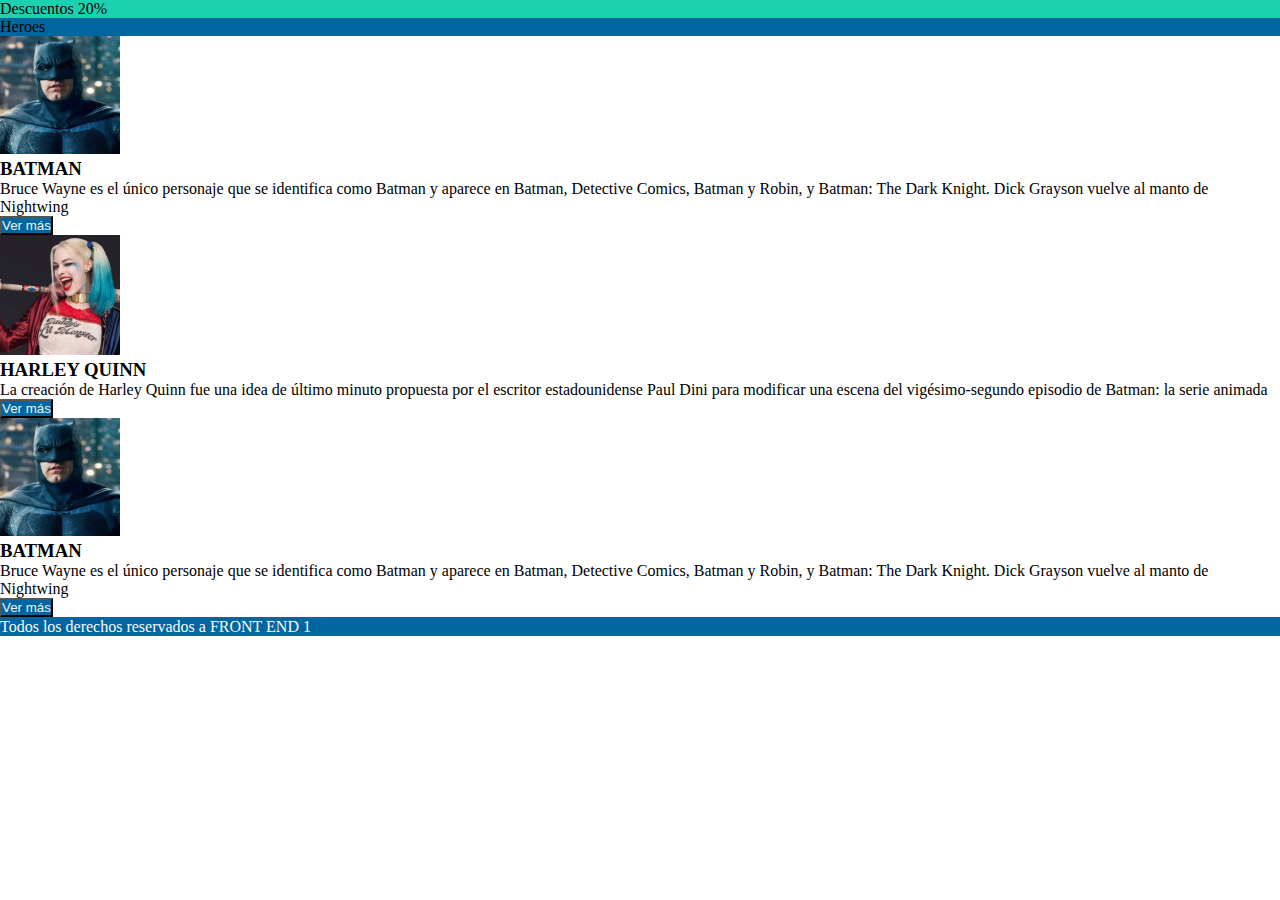
<file: clase-10/index.html>
<!DOCTYPE html>
<html lang="en">
<head>
    <meta charset="UTF-8">
    <title>Document</title>
    <link rel="stylesheet" href="css/styles.css">
</head>
<body>
    <header>
        <div class="descuento">
            <p>Descuentos 20%</p>
        </div>
        <div class="heroes">
            <p>Heroes</p>
        </div>
    </header>
    <main>
        <section>
            <article>
                <div class="carta-heroe">
                    <div class="foto-batman">
                        <img src="img/batman.png" alt="Batman">
                    </div>
                    <h3>BATMAN</h3>
                    <p>Bruce Wayne es el único personaje que se identifica como Batman y aparece en Batman, Detective Comics, Batman y Robin, y Batman: The Dark Knight. Dick Grayson vuelve al manto de Nightwing</p>
                    <button class="botones">Ver más</button>
                </div>
                <div class="">
                    <img src="img/harley-quinn.png" alt="Harley Quinn">
                    <h3>HARLEY QUINN</h3>
                    <p>La creación de Harley Quinn fue una idea de último minuto propuesta por el escritor estadounidense Paul Dini para modificar una escena del vigésimo-segundo episodio de Batman: la serie animada</p>
                    <button class="botones">Ver más</button>
                </div>
                <div class="">
                    <img src="img/batman.png" alt="Batman">
                    <h3>BATMAN</h3>
                    <p>Bruce Wayne es el único personaje que se identifica como Batman y aparece en Batman, Detective Comics, Batman y Robin, y Batman: The Dark Knight. Dick Grayson vuelve al manto de Nightwing</p>
                    <button class="botones">Ver más</button>
                </div>
            </article>
        </section>
    </main>
    <footer>
        <p>Todos los derechos reservados a FRONT END 1</p>
    </footer>
</body>
</html>
</file>
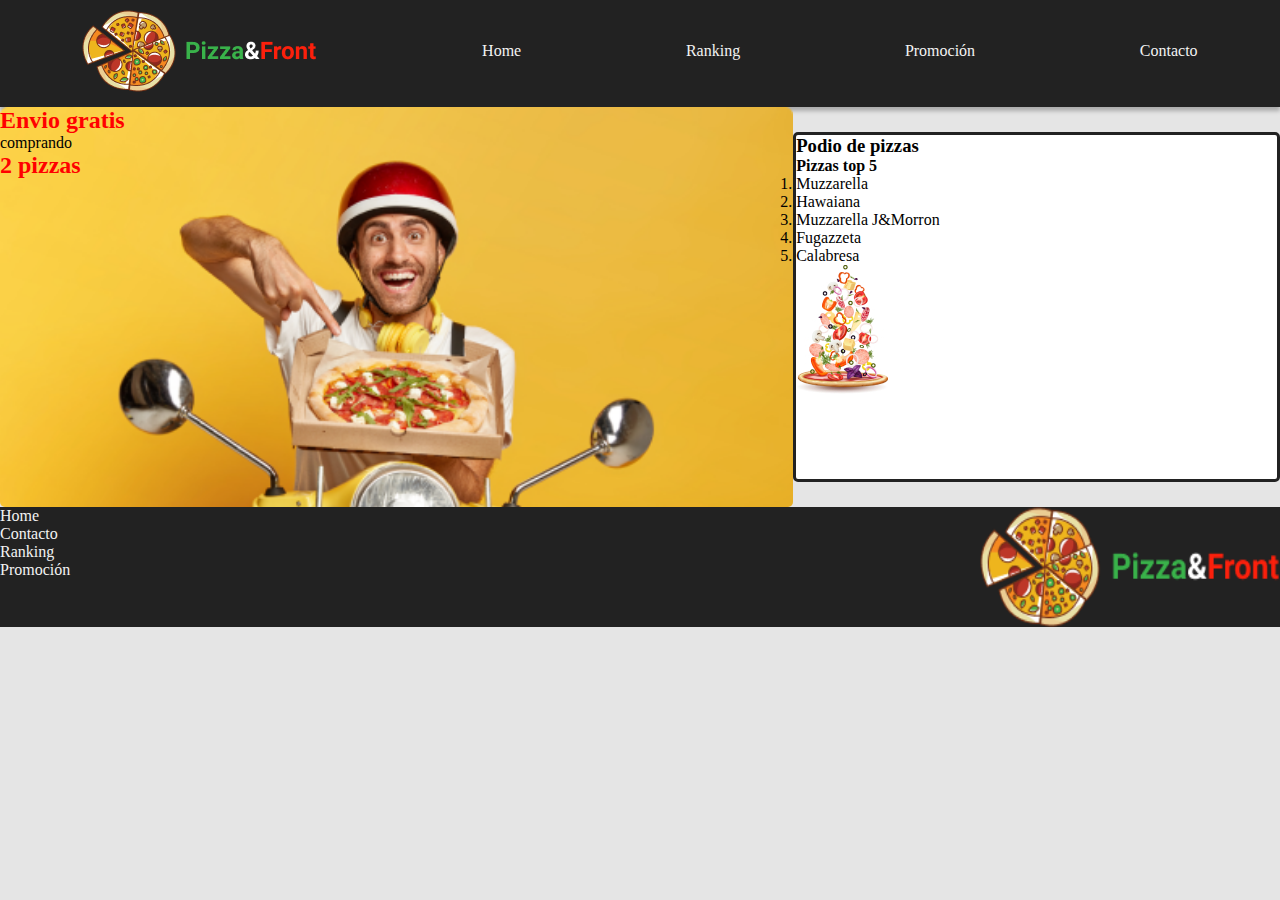
<file: clase-11/index.html>
<!DOCTYPE html>
<html lang="en">
<head>
    <meta charset="UTF-8">
    <title>Document</title>
    <link rel="stylesheet" href="css/styles.css">
</head>
<body>
    <header>
        <img src="img/Logo.png" alt="logo-pizzeria">
            <p>Home</p>
            <p>Ranking</p>
            <p>Promoción</p>
            <p>Contacto</p>
    </header>
    <main>
        <section>
            <div class="repartidor">
                <h2 class="envio-gratis">Envio gratis</h2> <span>comprando</span> <h2 class="envio-gratis">2 pizzas</h2>
            </div>
            <article class="podio">
                <div class="lista-podio">
                    <h3>Podio de pizzas</h3>
                    <h4>Pizzas top 5</h4>
                    <ol>
                        <li>Muzzarella</li>
                        <li>Hawaiana</li>
                        <li>Muzzarella J&Morron</li>
                        <li>Fugazzeta</li>
                        <li>Calabresa</li>
                    </ol>
                </div>
                <img src="img/PizzaFalling.jpg" alt="">
            </article>
        </section>
    </main>
    <footer>
            <img src="img/Logo.png" alt="logo-pizzeria" height="120" width="300">
        <div class="menu-footer">
            <ul>
                <li>Home</li>
                <li>Contacto</li>
                <li>Ranking</li>
                <li>Promoción</li>
            </ul>    
        </div>
    </footer>
</body>
</html>
</file>
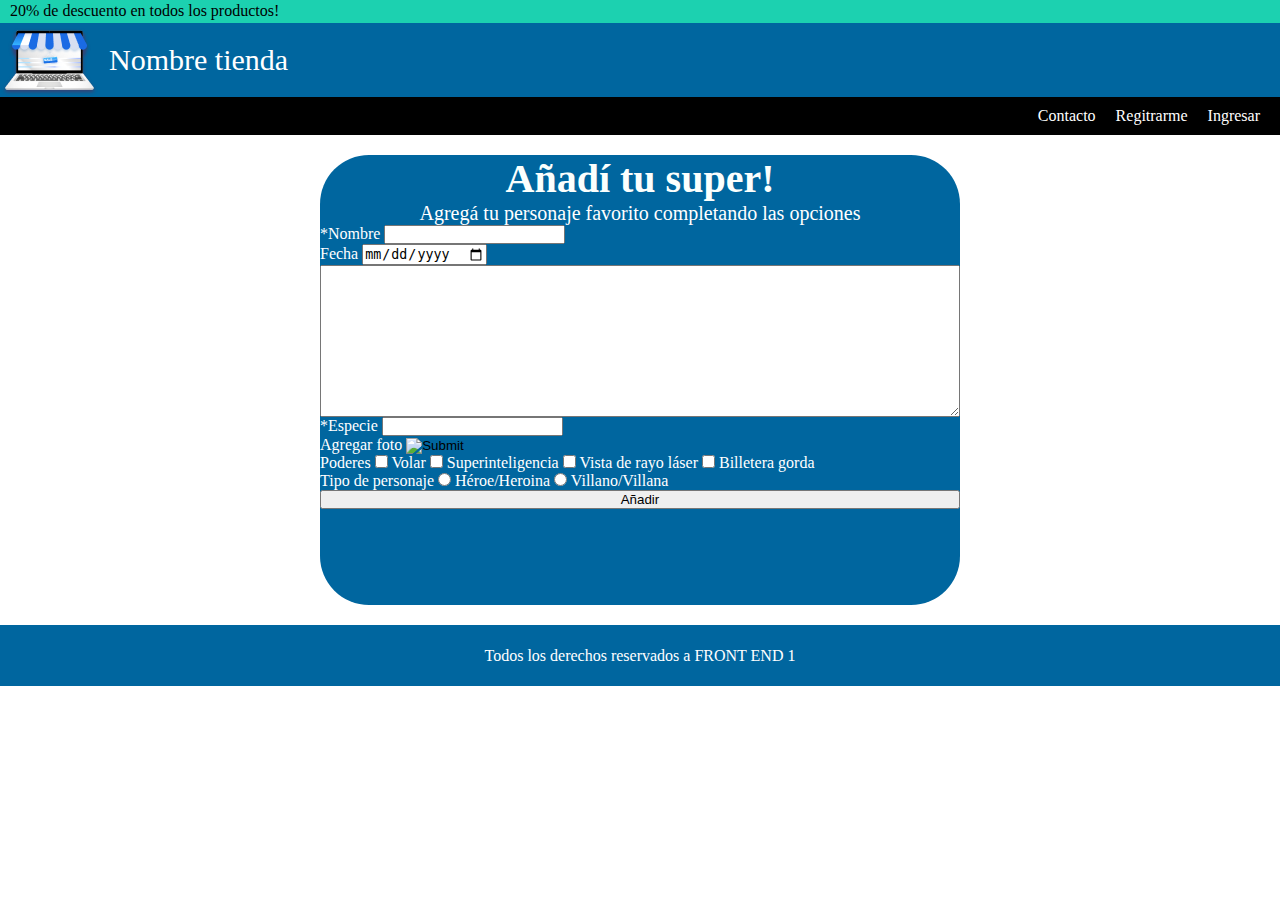
<file: clase-16/index.html>
<!DOCTYPE html>
<html lang="en">
<head>
    <meta charset="UTF-8">
    <meta http-equiv="X-UA-Compatible" content="IE=edge">
    <meta name="viewport" content="width=device-width, initial-scale=1.0">
    <title>Document</title>
    <link rel="stylesheet" href="css/styles.css">
</head>
<body>
    <header>
        <section>
            <article class="descuento">
                <p>20% de descuento en todos los productos!</p>
            </article>
            <article class="logo">
                <img src="img/Logo.png" alt="Logo">
                <p class="nombre-t">Nombre tienda</p>
            </article>
            <article class="parte-negra">
                <p>Contacto</p>
                <p>Regitrarme</p>
                <p>Ingresar</p>
            </article>
        </section>
    </header>
    <main>
        <section class="seccion">
            <article class="principal">
                <h2>Añadí tu super!</h2>
                <p>Agregá tu personaje favorito completando las opciones</p>
                <form action="" class="formulario">
                    <div>
                        <label for="nombre">*Nombre</label>
                        <input type="text" name="nombre">
                    </div>
                    <div>
                        <label for="fecha">Fecha</label>
                        <input type="date" name="fecha">
                    </div>
                    <textarea name="" id="" cols="30" rows="10"></textarea>
                    <div>
                        <label for="especie">*Especie</label>
                        <input type="text" name="especie">
                    </div>
                    <div>
                        <label for="foto">Agregar foto</label>
                        <input type="image" name="foto">
                    </div>
                    <div class="check">
                        <label for="poderes">Poderes</label>
                            <input type="checkbox" name="poderes" value="Volar">
                            <label for="poderes">Volar</label>
                            <input type="checkbox" name="poderes" value="Superinteligencia">
                            <label for="poderes">Superinteligencia</label>
                            <input type="checkbox" name="poderes" value="Vista de rayo láser">
                            <label for="poderes">Vista de rayo láser</label>
                            <input type="checkbox" name="poderes" value="Billetera gorda">
                            <label for="poderes">Billetera gorda</label>
                    </div>
                    <div class="radio">
                        <label for="pj">Tipo de personaje</label>
                        <input type="radio" name="pj" value="Héroe/Heroina">
                        <label for="pj">Héroe/Heroina</label>
                        <input type="radio" name="pj" value="Villano/Villana">
                        <label for="pj">Villano/Villana</label>                    
                    </div> 
                    <button type="submit" id="boton">Añadir</button>   
                </form>
            </article>
        </section>
    </main>
    <footer>
        <p>Todos los derechos reservados a FRONT END 1</p>
    </footer>
</body>
</html>
</file>
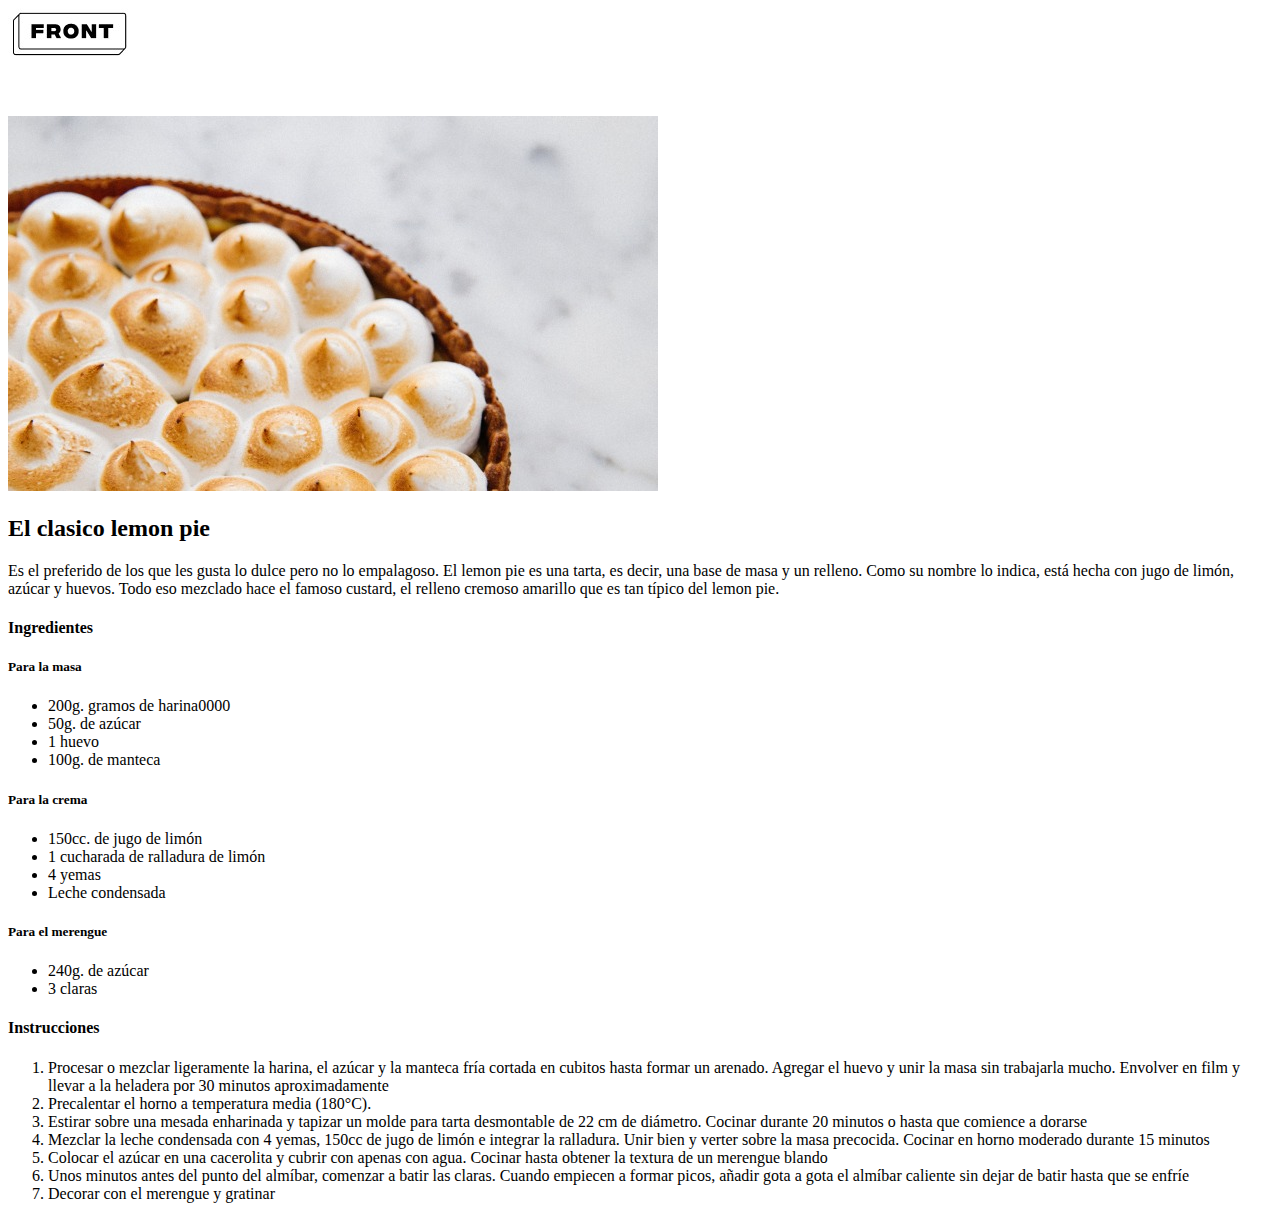
<file: clase-6/index.html>
<!DOCTYPE html>
<html lang="en">
<head>
    <meta charset="UTF-8">
    <title>Document</title>
</head>
<body>
    <header>
        <img src="img/FRONT.jpeg" alt="Foto front">
    </header>
    <main>
        <section>
            <article>
                <br>
                <br>
                <br>
                <img src="img/lemon-pie.jpg" alt="lemon pie">
            </article>
            <article>
                <h2>El clasico lemon pie</h2>
                <p>Es el preferido de los que les gusta lo dulce pero no lo empalagoso. El lemon pie es una tarta, es decir, una base de masa y un relleno. Como su nombre lo indica, está hecha con jugo de limón, azúcar y huevos. Todo eso mezclado hace el famoso custard, el relleno cremoso amarillo que es tan típico del lemon pie.</p>
            </article>
            <article>
                <h4>Ingredientes</h4>
                <h5>Para la masa</h5>
                <ul>
                    <li>200g. gramos de harina0000</li>
                    <li>50g. de azúcar</li>
                    <li>1 huevo</li>
                    <li>100g. de manteca</li> 
                </ul>
                <h5>Para la crema</h5>
                <ul>
                    <li>150cc. de jugo de limón</li>
                    <li>1 cucharada de ralladura de limón</li>
                    <li>4 yemas</li>
                    <li>Leche condensada</li>
                </ul>
                <h5>Para el merengue</h5>
                <ul>
                    <li>240g. de azúcar</li>
                    <li>3 claras</li>
                </ul>
            </article>
            <article>
                <h4>Instrucciones</h4>
                <ol>
                    <li>Procesar o mezclar ligeramente la harina, el azúcar y la manteca fría cortada en cubitos hasta formar un arenado. Agregar el huevo y unir la masa sin trabajarla mucho. Envolver en film y llevar a la heladera por 30 minutos aproximadamente</li>
                    <li>Precalentar el horno a temperatura media (180°C).</li>
                    <li>Estirar sobre una mesada enharinada y tapizar un molde para tarta desmontable de 22 cm de diámetro. Cocinar durante 20 minutos o hasta que comience a dorarse</li>
                    <li>Mezclar la leche condensada con 4 yemas, 150cc de jugo de limón e integrar la ralladura. Unir bien y verter sobre la masa precocida. Cocinar en horno moderado durante 15 minutos</li>
                    <li>Colocar el azúcar en una cacerolita y cubrir con apenas con agua. Cocinar hasta obtener la textura de un merengue blando</li>
                    <li>Unos minutos antes del punto del almíbar, comenzar a batir las claras. Cuando empiecen a formar picos, añadir gota a gota el almíbar caliente sin dejar de batir hasta que se enfríe</li>
                    <li>Decorar con el merengue y gratinar</li>
                </ol>
            </article>
        </section>
    </main>
    <footer>
    </footer> 
</body>
</html>
</file>
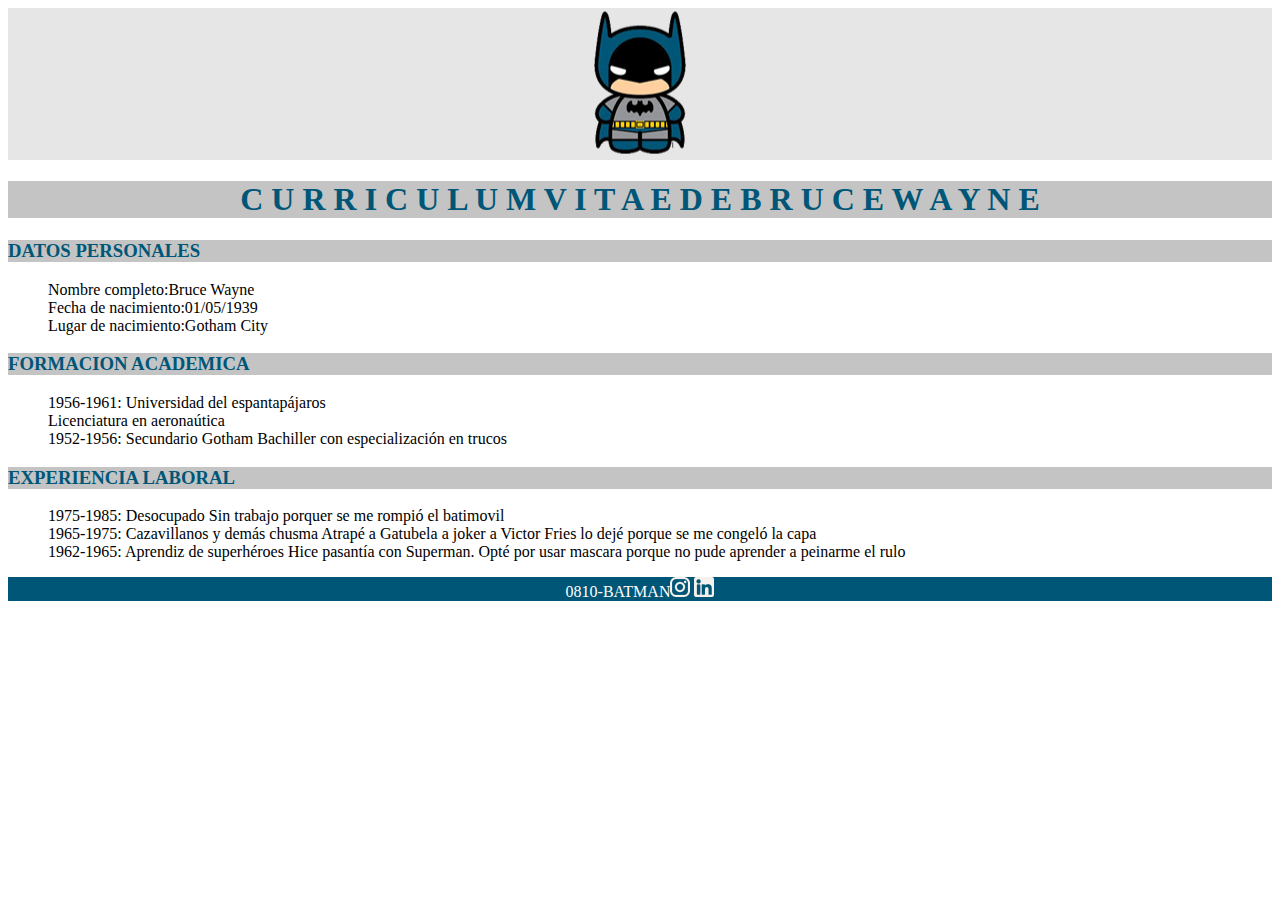
<file: clase-7/index.html>
<!DOCTYPE html>
<html lang="en">
<head>
    <meta charset="UTF-8">
    <title>Document</title>
    <link rel="stylesheet" href="css/style.css">
</head>
<body>
    <header>
        <center><img src="img/logo batman.png" alt="batman"></center>
    </header>
    <body>
        <section>
            <center><h1>C  U  R  R  I  C  U  L  U  M     V   I   T   A  E    D  E    B  R  U  C  E    W  A  Y  N  E</h1></center>
            <h3 class="titulares">DATOS PERSONALES</h3>
            <ul type="none">
                <li>Nombre completo:Bruce Wayne</li>
                <li>Fecha de nacimiento:01/05/1939</li>
                <li>Lugar de nacimiento:Gotham City</li>
            </ul>
            <h3 class="titulares">FORMACION ACADEMICA</h3>
            <ul type="none">
                <li>1956-1961: Universidad del espantapájaros
                <li>Licenciatura en aeronaútica</li>
                <li>1952-1956: Secundario Gotham
                Bachiller con especialización en trucos</li>
            </ul>
            <h3 class="titulares">EXPERIENCIA LABORAL</h3>
            <ul type="none">
                <li>1975-1985: Desocupado
                Sin trabajo porquer se me rompió el batimovil</li>
                <li>1965-1975: Cazavillanos y demás chusma
                Atrapé a Gatubela a joker a Victor Fries lo dejé porque se me congeló la capa</li>
                <li>1962-1965: Aprendiz de superhéroes
                Hice pasantía con Superman. Opté por usar mascara porque no pude aprender a peinarme el rulo</li>
            </ul>
        </section>      
    </body>
    <footer>
        <center><span id="pie">0810-BATMAN</span><img src="img/ico_instagram.png" alt="instagram">
            <img src="img/ico_linkedin.png" alt="linkedin"></center>
        
    </footer>
</body>
</html>
</file>
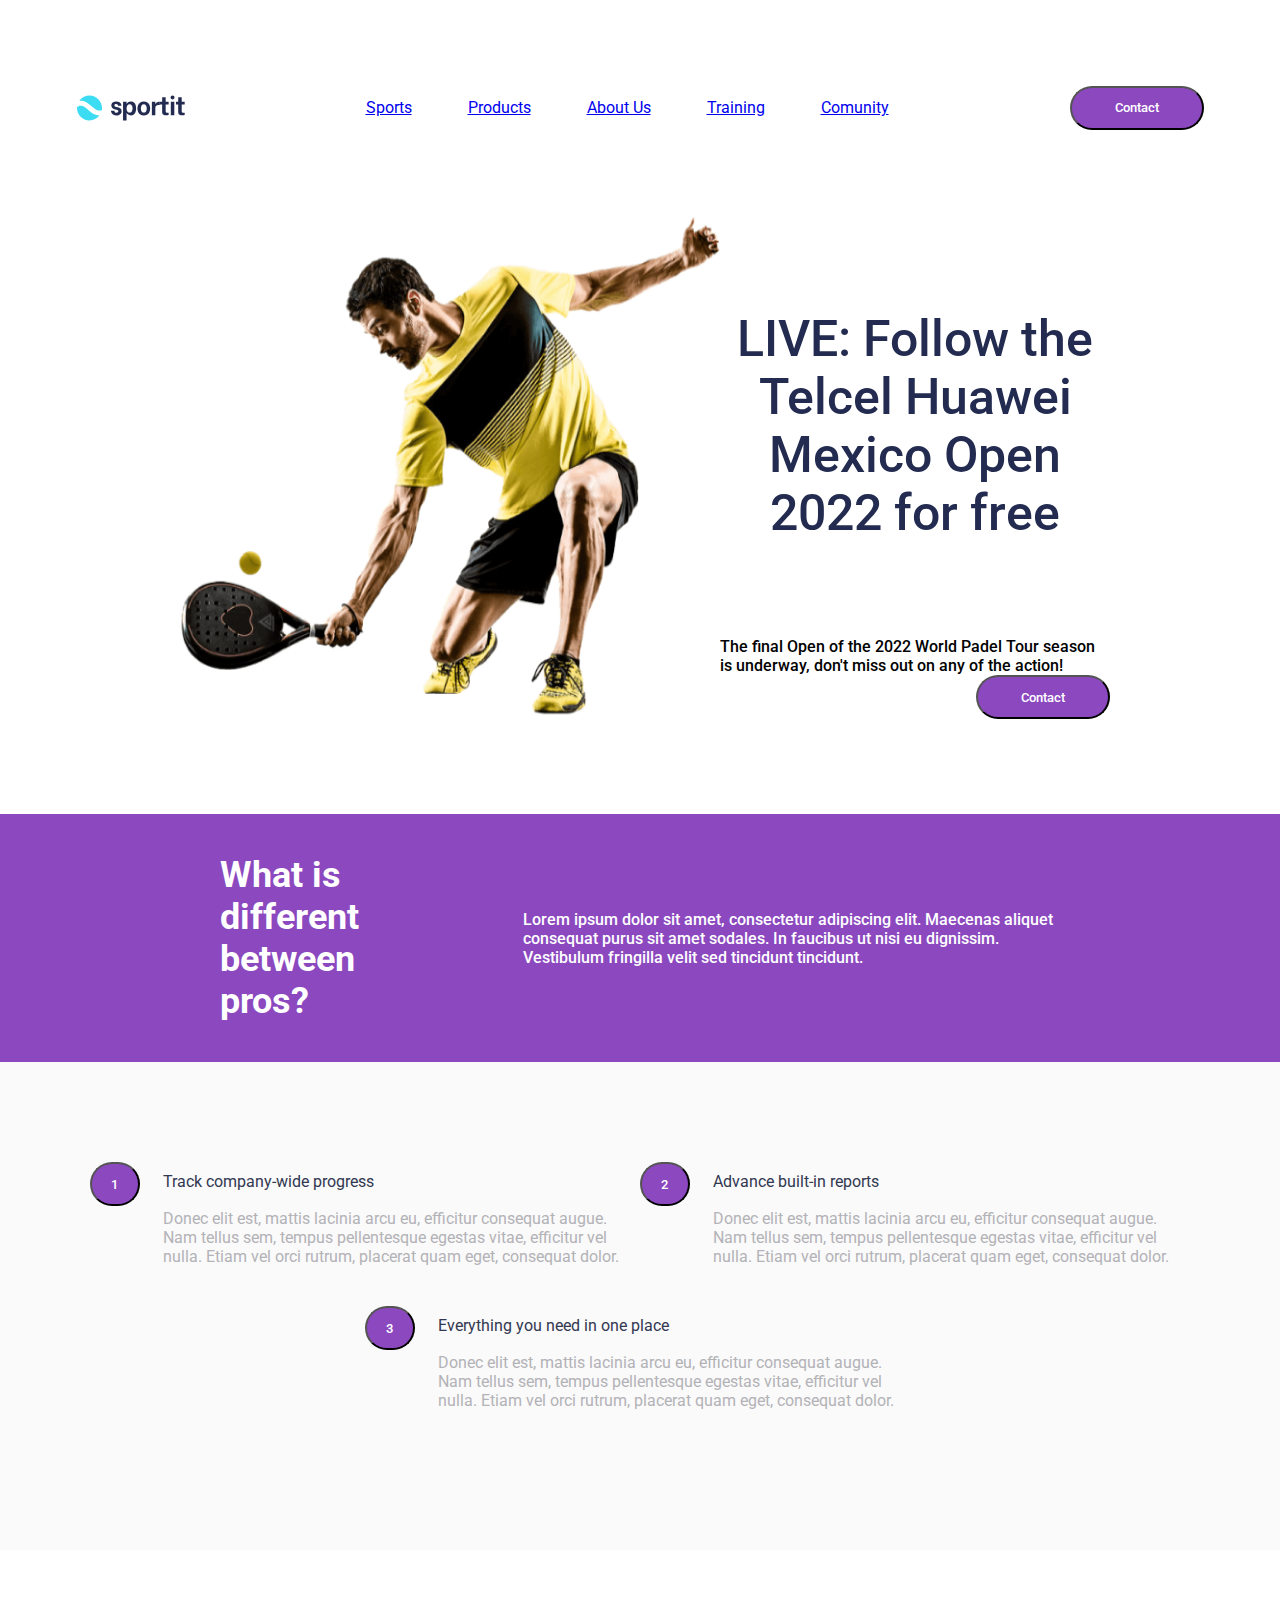
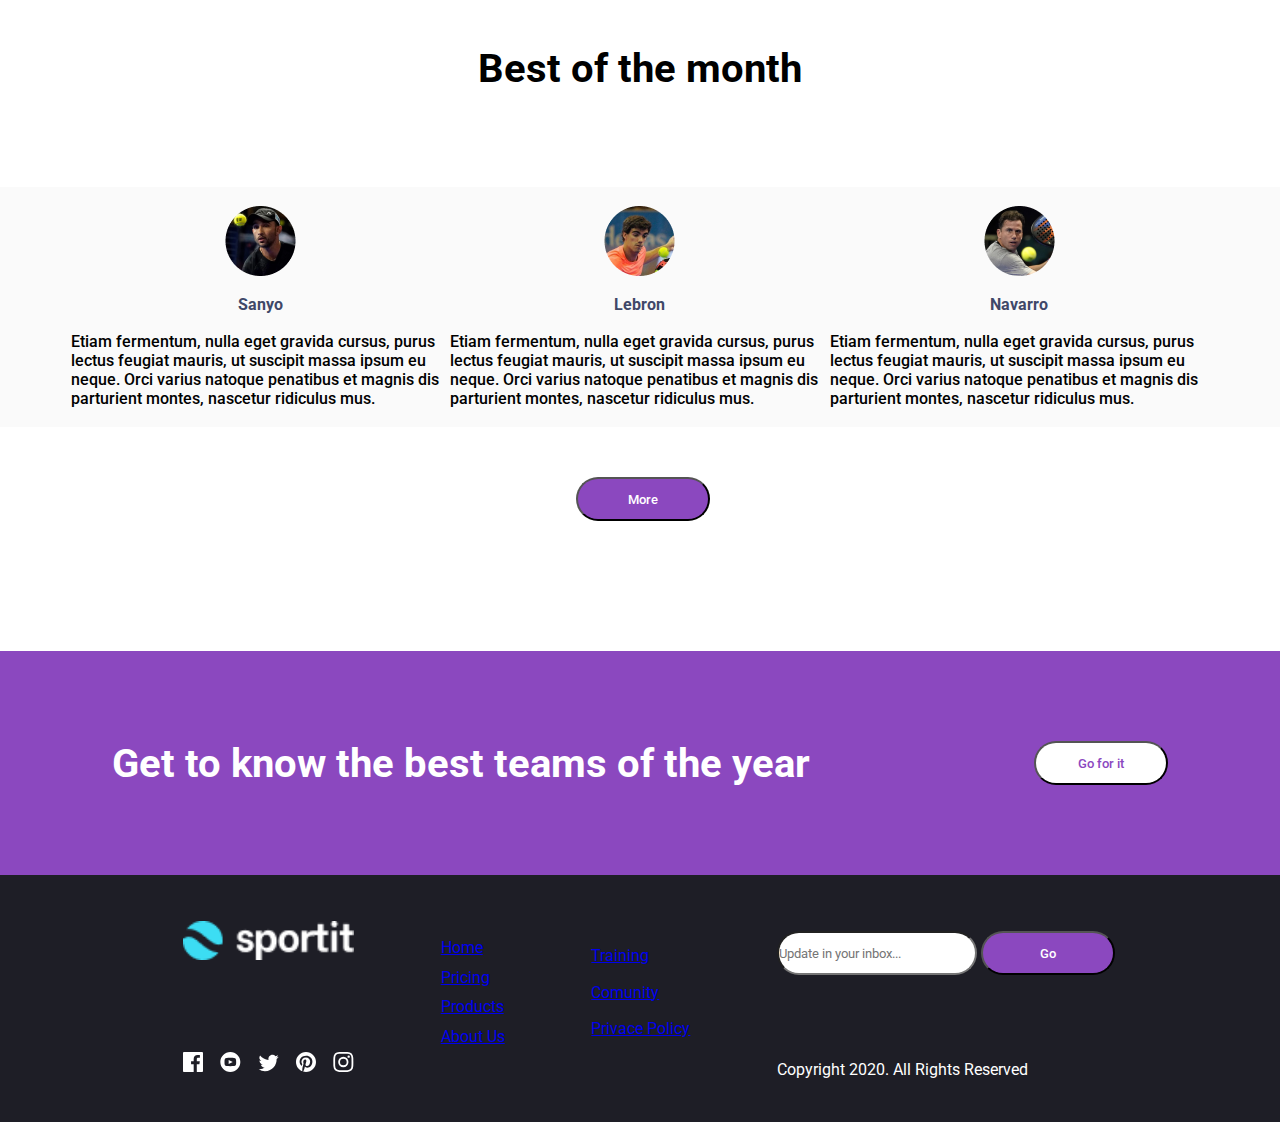
<file: Examen final FE1-Santiago Navarro/index.html>
<!DOCTYPE html>
<html lang="es">
<head>
    <meta charset="UTF-8">
    <meta http-equiv="X-UA-Compatible" content="IE=edge">
    <meta name="viewport" content="width=device-width, initial-scale=1.0">
    <title>Examen final</title>
    <link rel="preconnect" href="https://fonts.googleapis.com">
    <link rel="preconnect" href="https://fonts.gstatic.com" crossorigin>
    <link href="https://fonts.googleapis.com/css2?family=Roboto:wght@400;700&display=swap" rel="stylesheet">
    <link rel="stylesheet" href="css/style.css">
</head>
<body>
    <header>
        <img src="imagenes/logo.svg" alt="Logo pagina">
        <nav>
            <ul style="list-style: none;" class="barra-nav">
                <li><a href="https://playground.digitalhouse.com/">Sports</a></li>
                <li><a href="https://playground.digitalhouse.com/">Products</a></li>
                <li><a href="https://playground.digitalhouse.com/">About Us</a></li>
                <li><a href="https://playground.digitalhouse.com/">Training</a></li>
                <li><a href="https://playground.digitalhouse.com/">Comunity</a></li>
            </ul>
        </nav>
        <button class="boton-arriba">Contact</button>
        <img class="burguer" src="imagenes/icon-hamburger.svg" alt="icono hamburguesa">
    </header>
    <main>
        <section>
            <div class="foto-paddle">
                <img src="imagenes/padel-intro.png" alt="Foto jugador de paddle">
                <article class="info-torneo">
                    <h2>LIVE: Follow the Telcel Huawei Mexico Open 2022 for free</h2>
                    <p>The final Open of the 2022 World Padel Tour season is underway, don't miss out on any of the action!</p>
                    <button>Contact</button>
                </article>
            </div>
        </section>
        <section>
            <article class="diferencias">
                <h3>What is different between pros?</h3>
                <p>Lorem ipsum dolor sit amet, consectetur adipiscing elit. Maecenas aliquet consequat purus sit amet sodales. In faucibus ut nisi eu dignissim. Vestibulum fringilla velit sed tincidunt tincidunt.</p>
            </article>
            <!--Mucha info-->
            <div class="grupo-grande">
                <div class="dos-art">
                    <article class="flex-articulos">
                        <button>1</button>
                        <div class="articulos">
                            <p id="texto-art">Track company-wide progress</p>
                            <p>Donec elit est, mattis lacinia arcu eu, efficitur consequat augue. Nam tellus sem, tempus pellentesque egestas vitae, efficitur vel nulla. Etiam vel orci rutrum, placerat quam eget, consequat dolor.</p>
                        </div>
                    </article>
                    <article class="flex-articulos">
                        <button>2</button>
                        <div class="articulos">
                            <p id="texto-art">Advance built-in reports</p>
                            <p>Donec elit est, mattis lacinia arcu eu, efficitur consequat augue. Nam tellus sem, tempus pellentesque egestas vitae, efficitur vel nulla. Etiam vel orci rutrum, placerat quam eget, consequat dolor.</p>
                        </div>
                    </article>
                </div>
            
                <div class="tercer-art">
                    <article class="flex-articulos">
                        <button>3</button>
                        <div class="articulos">
                            <p id="texto-art">Everything you need in one place</p>
                            <p>Donec elit est, mattis lacinia arcu eu, efficitur consequat augue. Nam tellus sem, tempus pellentesque egestas vitae, efficitur vel nulla. Etiam vel orci rutrum, placerat quam eget, consequat dolor.</p>
                        </div>
                    </article>
                </div>
            </div>
        </section>
        <section class="section-jugadores">
            <!--Tarjetas de los jugadores-->
            <h2>Best of the month</h2>
            <div class="tarjetas">
                <article class="jugadores" id="izq">
                    <img src="imagenes/avatar-sanyo.png" alt="Foto Sanyo">
                    <p id="nombre-jugador">Sanyo</p>
                    <p>Etiam fermentum, nulla eget gravida cursus, purus lectus feugiat mauris, ut suscipit massa ipsum eu neque. Orci varius natoque penatibus et magnis dis parturient montes, nascetur ridiculus mus. </p>
                </article>
                <article class="jugadores" id="medio">
                    <img src="imagenes/avatar.lebron.png" alt="Foto Lebron">
                    <p id="nombre-jugador">Lebron</p>
                    <p>Etiam fermentum, nulla eget gravida cursus, purus lectus feugiat mauris, ut suscipit massa ipsum eu neque. Orci varius natoque penatibus et magnis dis parturient montes, nascetur ridiculus mus. </p>
                </article>
                <article class="jugadores" id="der">
                    <img src="imagenes/avatar-navarro.png" alt="Foto Navarro">
                    <p id="nombre-jugador">Navarro</p>
                    <p>Etiam fermentum, nulla eget gravida cursus, purus lectus feugiat mauris, ut suscipit massa ipsum eu neque. Orci varius natoque penatibus et magnis dis parturient montes, nascetur ridiculus mus. </p>
                </article>
            </div>
            <button class="boton-more">More</button>
        </section>
        <section class="ultima-parte-main">
            <h4>Get to know the best teams of the year</h4>
            <button id="boton-distinto">Go for it</button>
        </section>
    </main>
    <footer>
        <div class="iconos">
            <img class="logo-footer" src="imagenes/logo-footer.png" alt="Logo pagina">
            <div>
                <a href="https://www.facebook.com/"><img src="imagenes/icon-facebook.svg" alt="Logo Facebook"></a>
                <a href="https://www.youtube.com/"><img src="imagenes/icon-youtube.svg" alt="Logo YouTube"></a>
                <a href="https://twitter.com/home"><img src="imagenes/icon-twitter.svg" alt="Logo Twitter"></a>
                <a href="https://ar.pinterest.com/"><img src="imagenes/icon-pinterest.svg" alt="Logo Pinterest"></a>
                <a href="https://www.instagram.com/"><img src="imagenes/icon-instagram.svg" alt="Logo Instagram"></a>
            </div>
        </div>
        <ul style="list-style: none;">
            <li><a href="https://playground.digitalhouse.com/">Home</a></li>
            <li><a href="https://playground.digitalhouse.com/">Pricing</a></li>
            <li><a href="https://playground.digitalhouse.com/">Products</a></li>
            <li><a href="https://playground.digitalhouse.com/">About Us</a></li>
        </ul>
        <ul style="list-style: none;">
            <li><a href="https://playground.digitalhouse.com/">Training</a></li>
            <li><a href="https://playground.digitalhouse.com/">Comunity</a></li>
            <li><a href="https://playground.digitalhouse.com/">Privace Policy</a></li>
        </ul>
        <form action="" method="">
            <div>
                <input type="email" name="email" id="email" placeholder="Update in your inbox...">
                <button type="submit">Go</button>
            </div>
            <p id="copy">Copyright 2020. All Rights Reserved</p>
        </form>
    </footer>
</body>
</html>
</file>
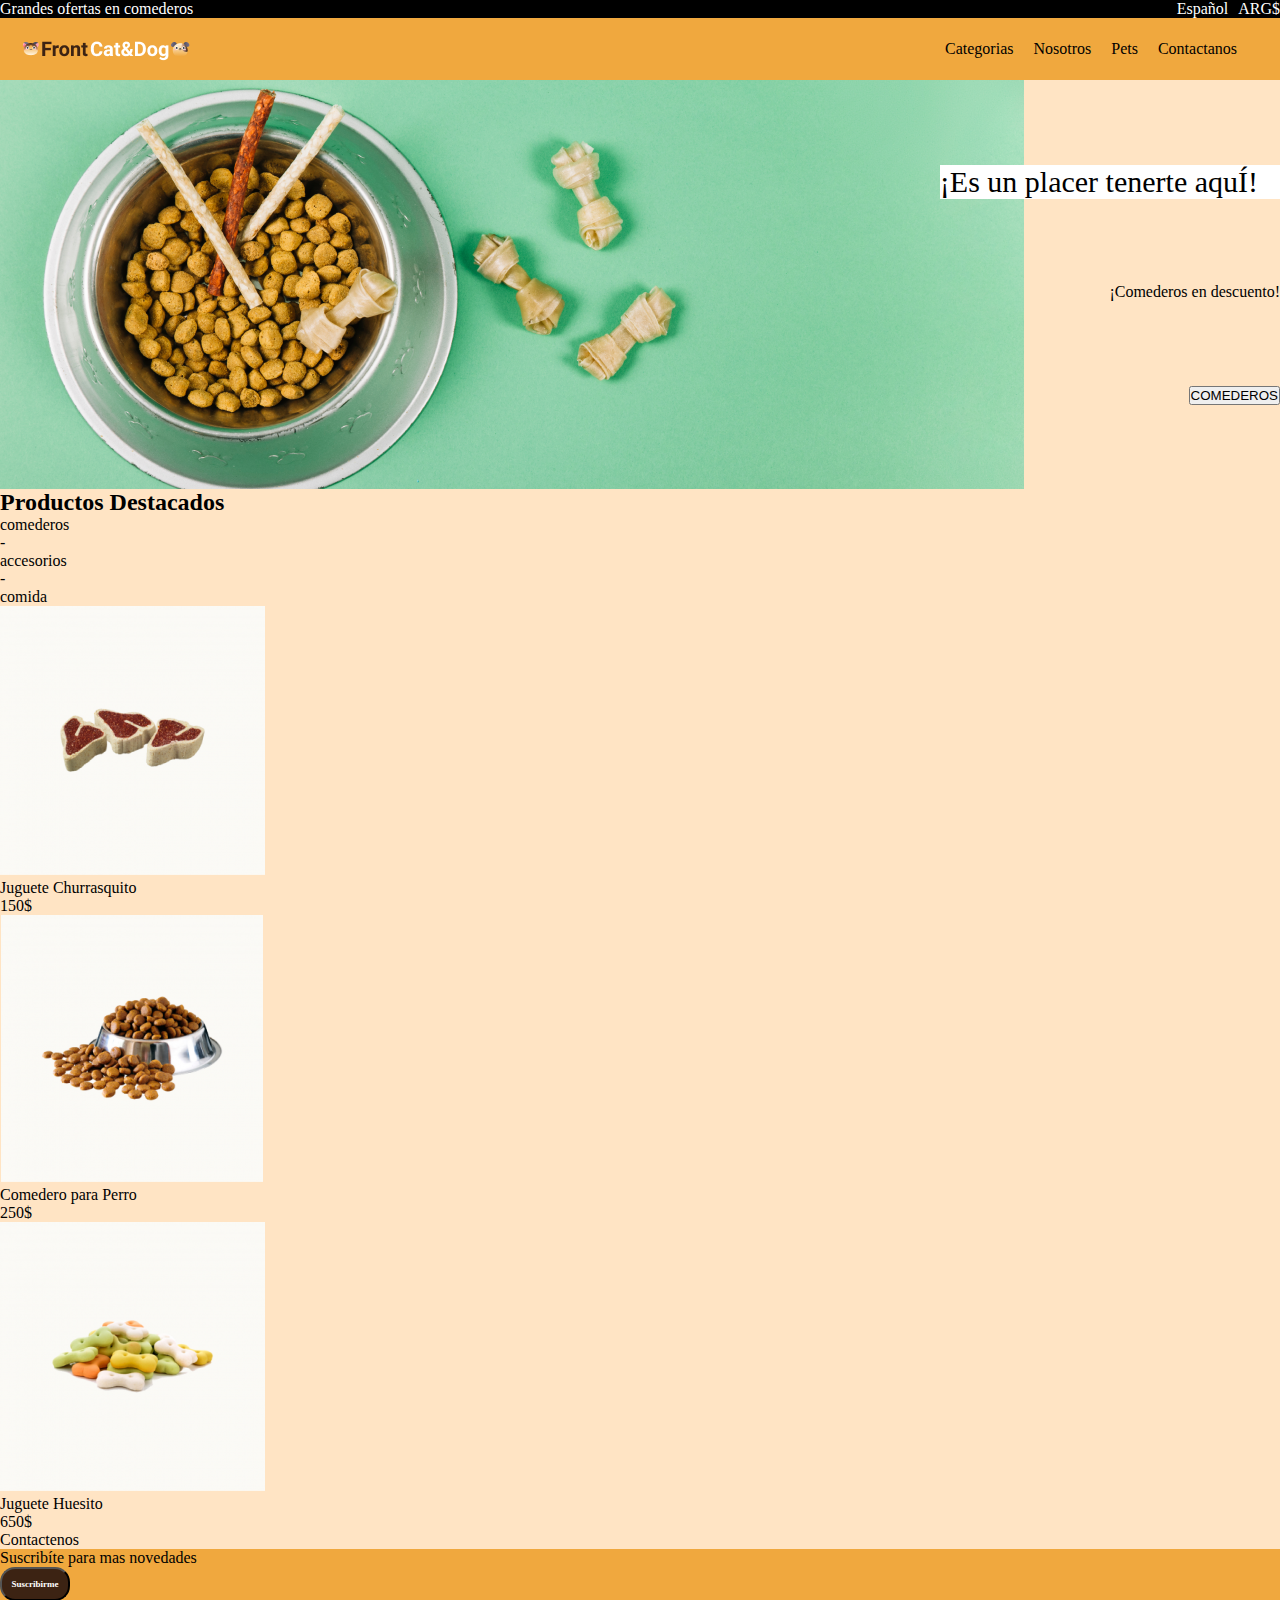
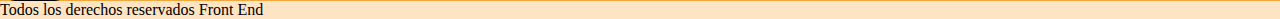
<file: pet-shop/index.html>
<!DOCTYPE html>
<html lang="en">
<head>
    <meta charset="UTF-8">
    <title>Document</title>
    <link rel="stylesheet" href="css/styles.css">
</head>
<body>
    <header>
        <div class="arriba">
            <p>Grandes ofertas en comederos</p>
            <div class="idioma">
                <span>Español</span>
                <span>ARG$</span>
            </div>
        </div>
        <nav class="navegacion">
            <img src="img/Logo.png" alt="Logo">
            <div>
                <span class="navbar">Categorias</span><span class="navbar">Nosotros</span><span class="navbar">Pets</span><span class="navbar">Contactanos</span>
            </div>
        </nav>
    </header>
    <main>
        <section class="foto-comedero">
            <p id="bienvenida">¡Es un placer tenerte aquÍ!</p>
            <p>¡Comederos en descuento!</p>
            <button>COMEDEROS</button>
        </section>
        <section>
            <h2>Productos Destacados</h2>
            <p>comederos</p>-<p>accesorios</p>-<p>comida</p>
            <article>
                <img src="img/churrasquito.png" alt="churrasquito">
                <p>Juguete Churrasquito</p>
                <p id="juguete-churrasquito">150$</p>
           </article>
           <article>
                <img src="img/comedero.png" alt="Comedero para Perros">
                <p>Comedero para Perro</p>
                <p id="comedero-perro">250$</p>
           </article>
           <article>
                <img src="img/huesito.png" alt="Juguete huesitos">
                <p>Juguete Huesito</p>
                <p id="juguete-hueso">650$</p>
           </article>
        </section>
        <section>
            Contactenos
        </section>
    </main>
    <footer>
        <div class="inicio-footer">
            <p>Suscribíte para mas novedades</p>

            <button id="boton-suscripcion">Suscribirme</button>
        </div>
        <div>

        </div>
        <div class="final">
            <p>Todos los derechos reservados Front End</p>
        </div>
    </footer>
</body>
</html>
</file>
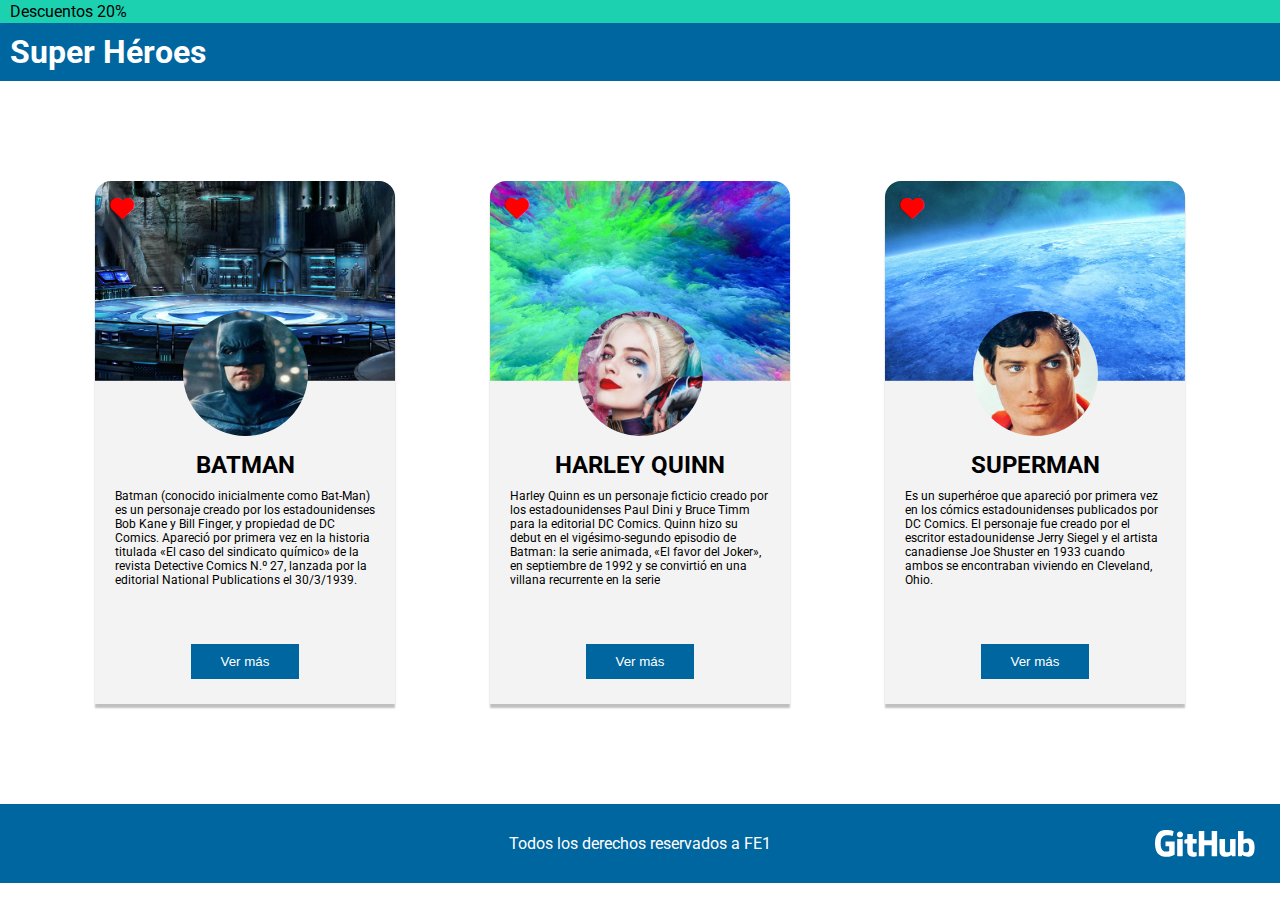
<file: ejemplos/clase 12 heroes/index.html>
<!DOCTYPE html>
<html lang="es">
<head>
    <meta charset="UTF-8">
    <meta http-equiv="X-UA-Compatible" content="IE=edge">
    <meta name="viewport" content="width=device-width, initial-scale=1.0">
    <title>Héroes</title>
    <link rel="stylesheet" href="https://cdnjs.cloudflare.com/ajax/libs/font-awesome/6.1.1/css/all.min.css">
    <link rel="stylesheet" href="css/style.css">
</head>
<body>
    <header>
        <p>Descuentos 20%</p>
        <h1>Super Héroes</h1>
    </header>
    <main>
        <section>
            <article>
                <div class="contenedor bgBatman">
                    <i class="fa-solid fa-heart"></i>
                </div>
                <img src="img/batman.png" alt="Foto de Batman">
                <h3>Batman</h3>
                <p>Batman (conocido inicialmente como Bat-Man) es un personaje creado por los estadounidenses Bob Kane y Bill Finger, y propiedad de DC Comics. Apareció por primera vez en la historia titulada «El caso del sindicato químico» de la revista Detective Comics N.º 27, lanzada por la editorial National Publications el 30/3/1939.</p>
                <button>Ver más</button>
            </article>
            <article>
                <div class="contenedor bgHarley">
                    <i class="fa-solid fa-heart"></i>
                </div>
                <img src="img/harleyQuinn.png" alt="Foto de Harley Quinn">
                <h3>Harley Quinn</h3>
                <p>Harley Quinn es un personaje ficticio creado por los estadounidenses Paul Dini y Bruce Timm para la editorial DC Comics. Quinn hizo su debut en el vigésimo-segundo episodio de Batman: la serie animada, «El favor del Joker», en septiembre de 1992 y se convirtió en una villana recurrente en la serie</p>
                <button>Ver más</button>
            </article>
            <article>
                <div class="contenedor bgSuperman ">
                    <i class="fa-solid fa-heart"></i>
                </div>
                <img src="img/superman.png" alt="Foto de Superman">
                <h3>Superman</h3>
                <p>Es un superhéroe que apareció por primera vez en los cómics estadounidenses publicados por DC Comics.
                El personaje fue creado por el escritor estadounidense Jerry Siegel y el artista canadiense Joe Shuster en 1933 cuando ambos se encontraban viviendo en Cleveland, Ohio.</p>
                <button>Ver más</button>
            </article>
        </section>
    </main>
    <footer>
        <p>Todos los derechos reservados a FE1</p>
        <img src="img/gitHub.svg" alt="Logo de gitHub">
    </footer>
</body>
</html>
</file>
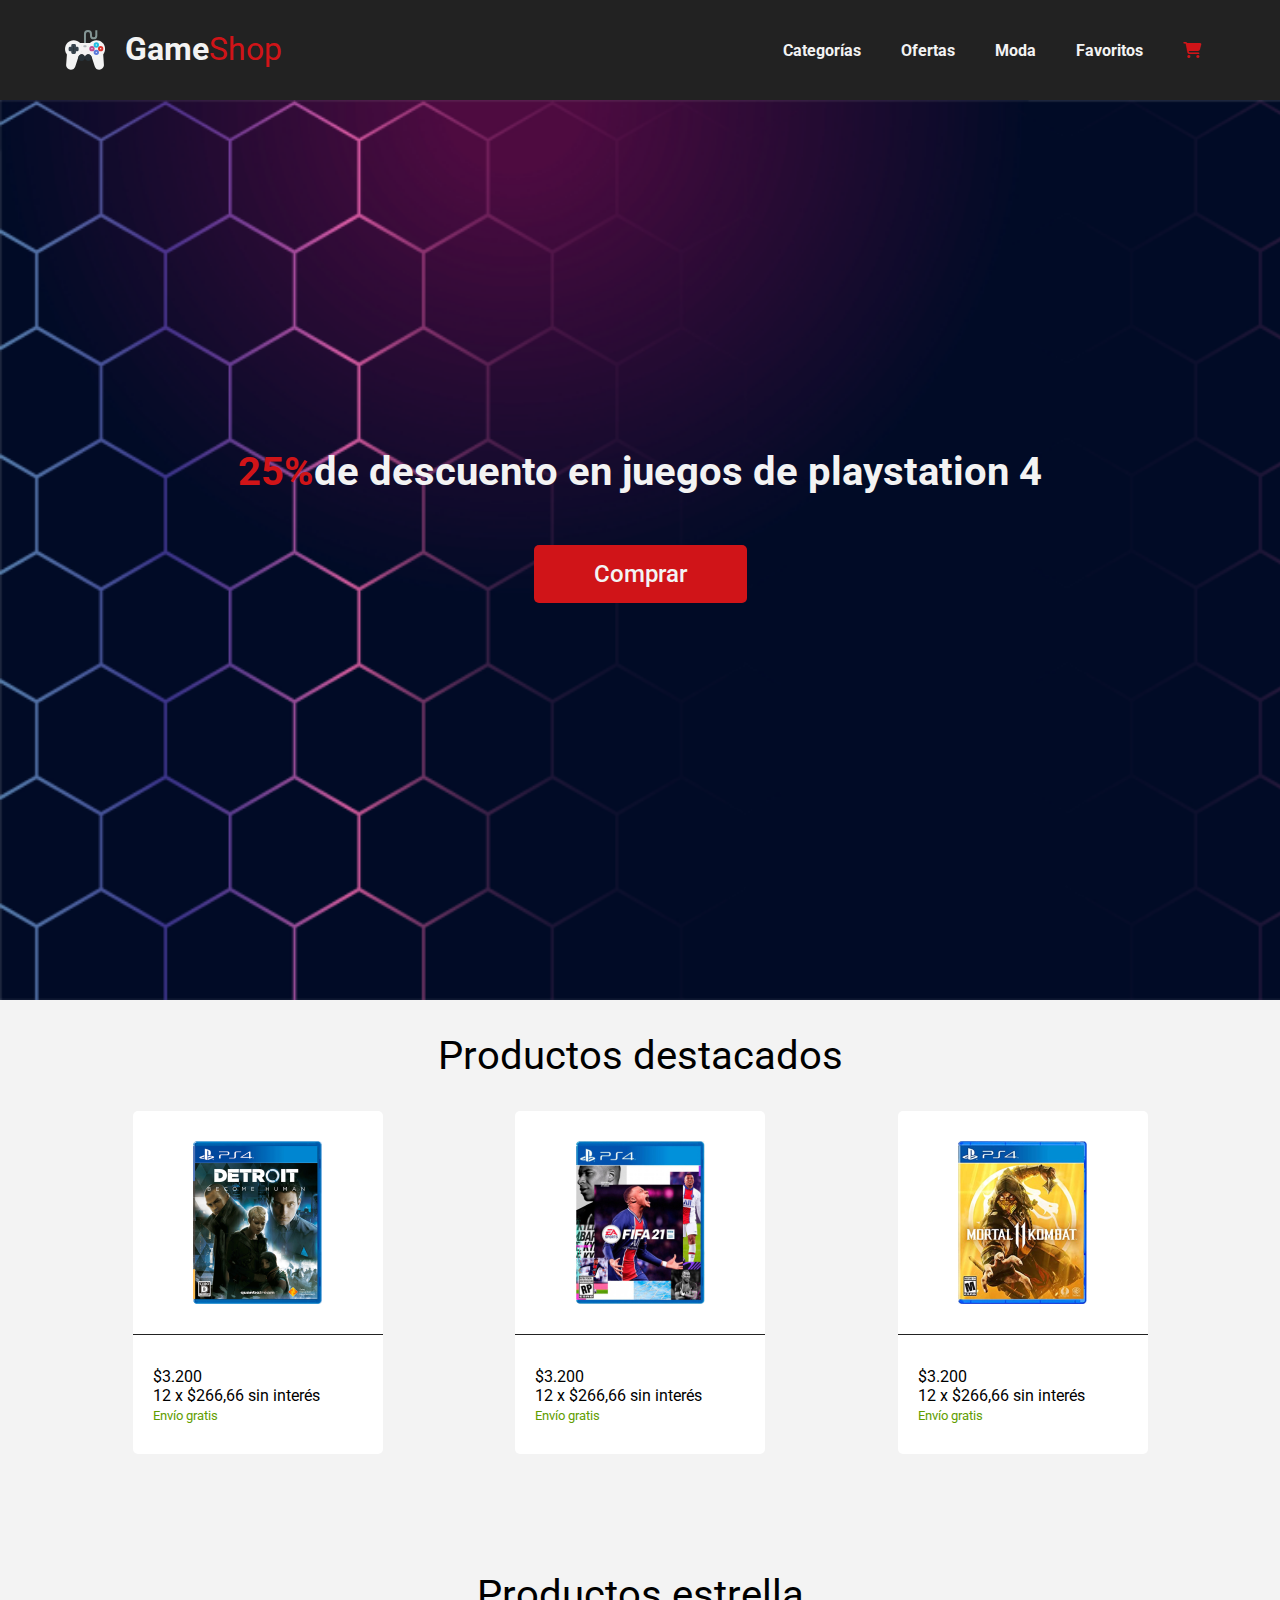
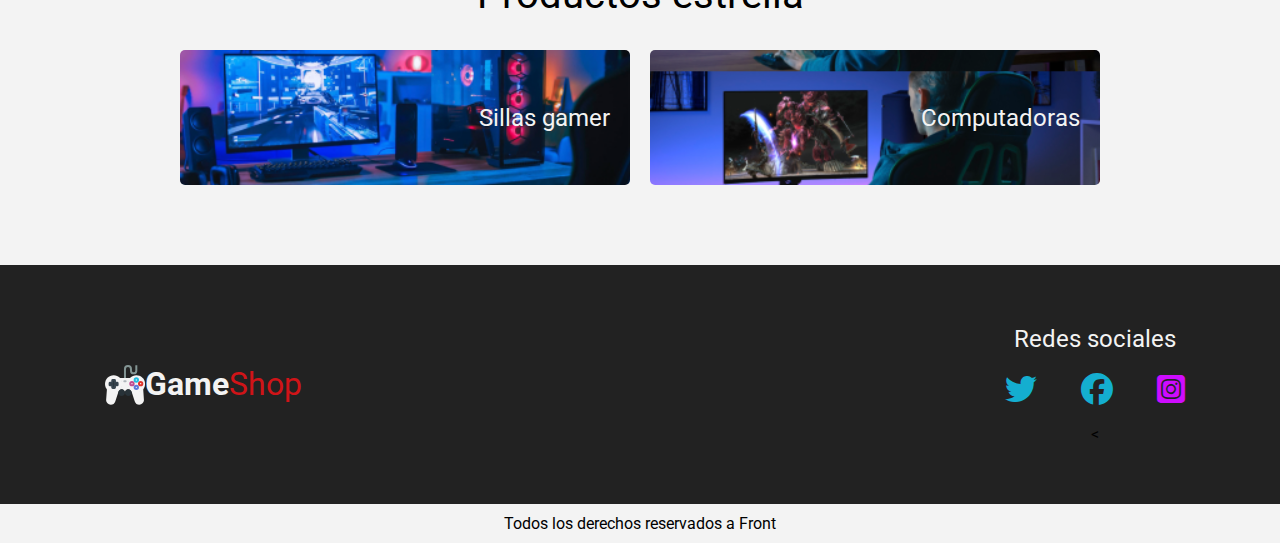
<file: ejemplos/simulacro-prueba/index.html>
<!DOCTYPE html>
<html lang="esn">
<head>
    <meta charset="UTF-8">

    <meta http-equiv="X-UA-Compatible" content="IE=edge">
    <meta name="viewport" content="width=device-width, initial-scale=1.0">

    <title>Game Shop</title>
    
    <link rel="preconnect" href="https://fonts.googleapis.com">
    <link rel="preconnect" href="https://fonts.gstatic.com" crossorigin>
    <link href="https://fonts.googleapis.com/css2?family=Roboto:wght@400;700&display=swap" rel="stylesheet">
    <link rel="stylesheet" href="https://cdnjs.cloudflare.com/ajax/libs/font-awesome/6.1.1/css/all.min.css">

    <link rel="stylesheet" href="./css/style.css">
</head>
<body>
    <header>
        <div class="logo">
            <img src="img/logo.svg" alt="Logo Game Shop">
            <h1>Game<span>Shop</span></h1>
        </div>
        
        <!-- Emet: nav>ul>li*5>a -->
        <nav>
            <ul>
                <li><a href="#"></a>Categorías</li>
                <li><a href="#"></a>Ofertas</li>
                <li><a href="#"></a>Moda</li>
                <li><a href="#"></a>Favoritos</li>
                <li><a href="#"></a><i class="fa fa-shopping-cart"></i></li>
            </ul>
        </nav>
    </header>

    <main>
        <!--********* BANNER ***********-->
        <section>
            <div class="banner">
                <p><span>25%</span>de descuento en juegos de playstation 4</p>
                <a href="#" class="banner-btn">Comprar</a>
            </div>
        </section>

        <!--********* PRODUCTOS DESTACADOS *******-->
       
        <section> 
            <h2>Productos destacados</h2>     
            <div class="contenedor-destacados">
                
                <article class="card">
                    <div class="card-img">
                        <img src="img/detroit.png" alt="Imagen del juego">
                    </div>
                    
                    <div class="card-info">
                        <p class="precio">$3.200</p>
                        <p class="cuotas">12 x $266,66 sin interés</p>
                        <small>Envío gratis</small>
                    </div>
                </article>

                <article class="card">
                    <div class="card-img">
                        <img src="img/fifa21.png" alt="Imagen del juego">
                    </div>
                    <div class="card-info">
                        <p class="precio">$3.200</p>
                        <p class="cuotas">12 x $266,66 sin interés</p>
                        <small>Envío gratis</small>
                    </div>
                </article>

                <article class="card">
                    <div class="card-img">
                        <img src="img/mortal-kombat.png" alt="Imagen del juego">
                    </div>
                    <div class="card-info">
                        <p class="precio">$3.200</p>
                        <p class="cuotas">12 x $266,66 sin interés</p>
                        <small>Envío gratis</small>
                    </div>
                </article>
            </div>
        </section>

        <!--******** PRODUCTOS ESTRELLA *********-->
        
        <section>
            <h2>Productos estrella</h2>           
            <article class="contenedorEstrella">
                <div class="productoEstrella">
                    <p>Sillas gamer</p>
                </div>
                <div class="productoEstrella">
                    <p>Computadoras</p>
                </div>
            </article>
        </section>
    </main>

    <footer>
        <div class="footerLogo">
            <img src="img/logo.svg" alt="Logo Game Shop">
            <h1>Game<span>Shop</span></h1>
        </div>
        <div class="footerRedes">
            <p>Redes sociales</p>
            <div>
                <i class="fa-brands fa-twitter"></i>
                <i class="fa-brands fa-facebook"></i>
                <i class="fa-brands fa-instagram-square"></i>
            </div><
        </div>
    </footer>
    <div class="derechos">
        <p>Todos los derechos reservados a Front</p>
    </div>
  
</body>

</html>
</file>
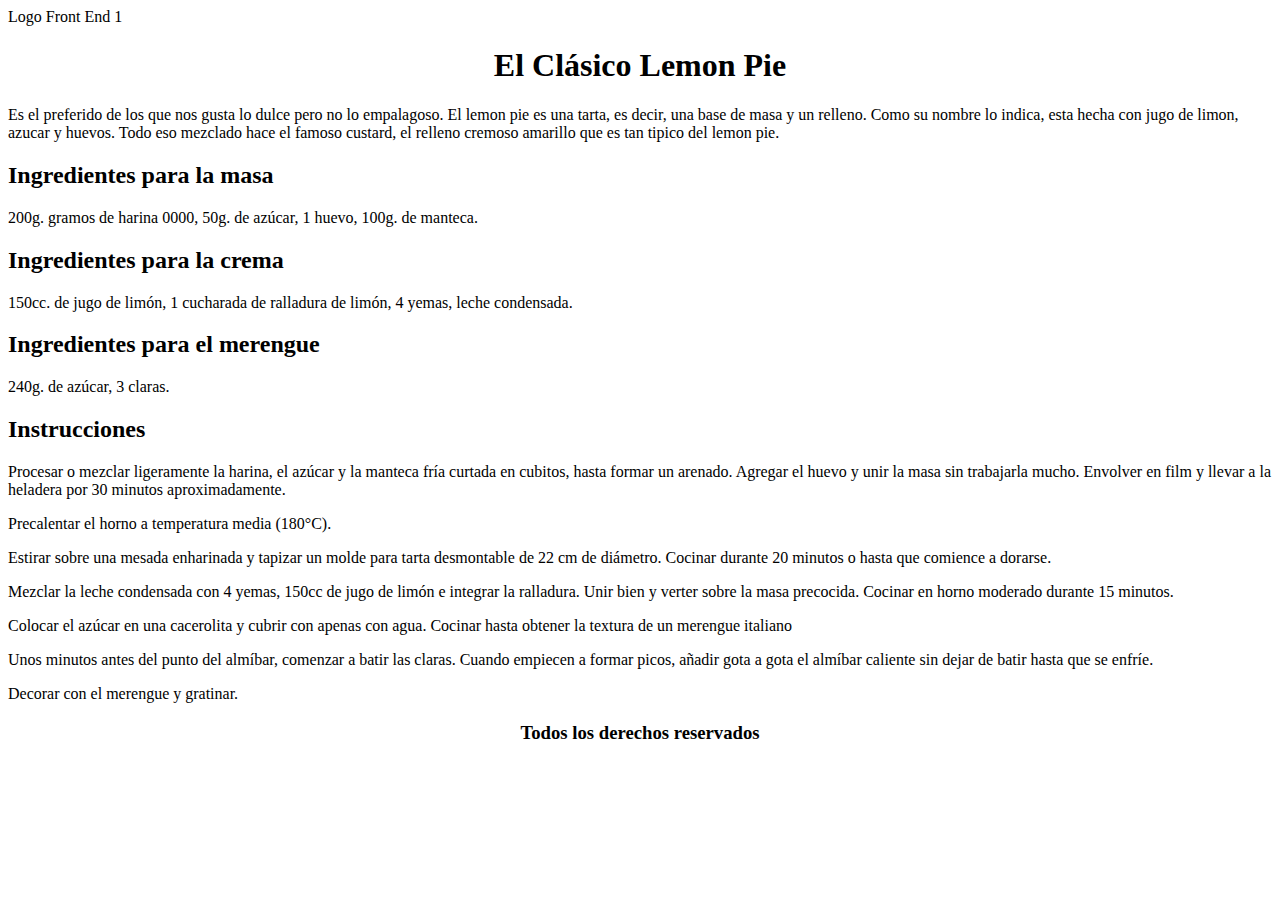
<file: pagina lemon pie/lemon_pie.html>
<!DOCTYPE html>
<html lang="en">
<head>
    <meta charset="UTF-8">

    <title>Lemon Pie</title>
</head>
<body>
    <header>
        <span>Logo Front End 1</span>
    </header>
    <main>
        <center><H1 class="titulo">El Clásico Lemon Pie</H1></center>
    <section>
        <p>Es el preferido de los que nos gusta lo dulce pero no lo empalagoso. El lemon pie es una tarta, es decir, una base de masa y un relleno. Como su nombre lo indica, esta hecha con jugo de limon, azucar y huevos. Todo eso mezclado hace el famoso custard, el relleno cremoso amarillo que es tan tipico del lemon pie.</p>
        <article>
            <h2>Ingredientes para la masa</h2>
            <p>200g. gramos de harina 0000, 50g. de azúcar, 1 huevo, 100g. de manteca.</p>
            <h2>Ingredientes para la crema</h2>
            <p>150cc. de jugo de limón, 1 cucharada de ralladura de limón, 4 yemas, leche condensada.</p>
            <h2>Ingredientes para el merengue</h2> 
            <p>240g. de azúcar, 3 claras.</p>
        </article>
        <article>
            <h2>Instrucciones</h2>
            <p>Procesar o mezclar ligeramente la harina, el azúcar y la manteca fría curtada en cubitos, hasta formar un arenado. Agregar el huevo y unir la masa sin trabajarla mucho. Envolver en film y llevar a la heladera por 30 minutos aproximadamente.</p>
            <p>Precalentar el horno a temperatura media (180°C).</p>
            <p>Estirar sobre una mesada enharinada y tapizar un molde para tarta desmontable de 22 cm de diámetro. Cocinar durante 20 minutos o hasta que comience a dorarse.</p>
            <p>Mezclar la leche condensada con 4 yemas, 150cc de jugo de limón e integrar la ralladura. Unir bien y verter sobre la masa precocida. Cocinar en horno moderado durante 15 minutos.</p>
            <p>Colocar el azúcar en una cacerolita y cubrir con apenas con agua. Cocinar hasta obtener la textura de un merengue italiano</p>
            <p>Unos minutos antes del punto del almíbar, comenzar a batir las claras. Cuando empiecen a formar picos, añadir gota a gota el almíbar caliente sin dejar de batir hasta que se enfríe.</p>
            <p>Decorar con el merengue y gratinar.</p>
        </article>
    </section>
    </main>
    <footer>
        <center><h3>Todos los derechos reservados</h3></center>
    </footer>
</body>
</html>
</file>
<file: clase-10/css/styles.css>
*{
    
    margin: 0;
    padding: 0;
}

.descuento{
    background-color: #1CD1B0;
}

.heroes{
    background-color: #00669F;
}

.foto-batman{
    border-radius: 100%;
}

.carta-heroe{
    border-color: black;
    border-radius: 16px 16px 0px 0px;
}

.botones{
    background-color: #00669F;
    color: #F3F3F3;
    text-align: center;
}

footer{
    background-color: #00669F;
    font-size: 16px;
    color: #FFF9F9;
    font-style: normal;
    font-weight: 400;
    line-height: 19px;
}
</file>
<file: clase-11/css/styles.css>
*{
    box-sizing: border-box;
    margin: 0;
    padding: 0;
}

body{
    background-color: #E5E5E5;
    font-weight: ;
}

header{
    background-color: #222222;
    color: #F3F3F3;
    display: flex;
    flex-wrap: nowrap;
    align-items: center;
    align-content: center;
    justify-content: space-around;
    box-shadow: 0px 4px 4px rgba(0, 0, 0, 0.25);
    padding-bottom: 15px;
    padding-top: 10px;
}


section{
    display: flex;
    flex-direction: row;
    justify-items: center;
    justify-content: center;
    align-items: center;

}

.repartidor{
    border-radius: 5px;
    background-image: url("../img/delivery.png");
    height: 400px; 
    width: 800px;
    left: 19px;
    top: 135px;
    background-repeat: no-repeat;
    background-size: cover;

}

.envio-gratis{
    color: red;
}

.podio{
    background-color: #FFFFFF;
    border-radius: 5px;
    border-style: solid;
    border-color: #222222;
    width: 491px;
    height: 350px;
    left: 514px;
    top: 135px;

}

.lista-podio{

}

footer{
    background-color: #222222;
    color: #F3F3F3;
    display: flex;
    flex-direction: row-reverse;
    justify-content: space-between;
    align-items: cemter;

}
.menu-footer{
    flex-direction: column;
    word-spacing: 10px;
}
</file>
<file: clase-16/css/styles.css>
*{
    box-sizing: border-box;
    padding: 0;
    margin: 0;
}

.descuento{
    background-color: #1CD1B0;
    color: black;
    padding-left: 10px;
    padding-top: 2px;
    padding-bottom: 3px;
}

.logo{
    background-color: #00669F;
    color: white;
    display: flex;
    align-items: center;

}

.nombre-t{
    padding-left: 10px;
    font-size: 30px;
    font-weight: 400;
}

.parte-negra p{
    font-size: 16px;
    font-weight: 400;
    padding-right: 20px;
    padding-top: 10px;
    padding-bottom: 10px;
}

.parte-negra{
    background-color: black;
    color: white;
    display: flex;
    justify-content: flex-end;
}

.seccion{
    display: flex;
    justify-content: space-around;
    padding-top: 20px;
    padding-right: 243px;
    padding-bottom: 20px;
    padding-left: 243px;
}

.principal{
    background-color: #00669F;
    color: white;
    width: 50vw;
    height: 50vh;
    border-radius: 49px;
}

h2{
    color: #FBFFFD;
    font-size: 40px;
    font-weight: 700;
    text-align: center;
}

.seccion p{
    text-align: center;
    font-size: 20px;
    font-weight: 300;
}

.formulario{
    display: flex;
    flex-direction: column;
    flex-wrap: wrap;
    align-content: stretch;
}

/*.check{
    display: flex;
    flex-direction: column;
}

.radio{
    display: flex;
    flex-direction: column;
}

#boton{
    background-color: #1CD1B0;
    color: black;
    font-size: 40px;
    font-weight: 700;
    border-radius: 23px;
    align-items: center;
}*/

footer{
    background-color: #00669F;
    color: white;
    display: flex;
    justify-content: center;
    align-items: center;
    font-size: 16px;
    font-weight: 400;
    height: 61px;
}
/* Pseudoselectores y Pseudoelementos */

button::before{
border-color: yellow;
}
</file>
<file: clase-7/css/style.css>
header{
    background-color: #e6e6e6;
}

h1{
    color: #005677;
    background-color: #C4C4C4;
    font-weight: 29.87px;
}
.titulares{
    color: #005677;
    background-color: #C4C4C4;

}
footer{
    background-color: #005677;
}
#pie{
    color: white;
}
</file>
<file: Examen final FE1-Santiago Navarro/css/style.css>
*{
box-sizing:border-box;

margin: 0;
padding: 0; 
font-family: 'Roboto', sans-serif;
}

button{
    background-color: #8B48BF;
    color: white;
    font-weight: 500;
    font-size: 13px;
    border-radius: 50px;
    width: 134px;
    height: 44px;
}

button:hover{
    transform: scale(1.2);
    transition: all 1s;
    box-shadow: 0px 4px 7px rgba(0, 0, 0, 0.25);
}
/*Estilos del header*/
header{
    display:flex;
    justify-content: space-around;
    align-items: center;
    padding-top: 70px;
    padding-bottom: 70px;
}

.barra-nav{
    display: flex;
}

.barra-nav li{
    padding: 28px;
}

.burguer{
    display: none;
}

/*Fin estilos header*/
/*Estilos main*/
.foto-paddle{
    display: flex;
    padding-left: 180px;
    padding-bottom: 95px;
}

.info-torneo{
    display: flex;
    flex-direction: column;
    align-items: end;
    padding-right: 170px;
}
.info-torneo h2{
    color: #232C50;
    font-size: 50px;
    font-weight: 500;
}
.info-torneo p{
    font-size: 16px;
    font-weight: 500;
}

.diferencias{
    background-color: #8B48BF;
    color: white;
    display: flex;
    align-items: center;

}

.diferencias h3{
    font-size: 36px;
    font-weight: 700;
    padding: 40px 100px 40px 220px;
}

.diferencias p{
    font-size: 16px;
    font-weight: 500;
    padding-right: 220px;
    padding-top: 40px;
    padding-bottom: 40px;
}
/*Parte con mucha info*/

.grupo-grande{
    background-color: #FAFAFA;
    display: flex;
    flex-direction: column;
    align-items: center;
    padding-top: 100px;
    padding-bottom: 100px;
}

.dos-art{
    display: flex;
}

.flex-articulos{
    display: flex;
    width: 550px;
    padding-bottom: 40px;
}

/*prueba de transition*/

.flex-articulos:hover{
    transform: scale(1.2);
    transition: all 1s;
    background-color: rgb(247, 189, 182);
    border-color: #1E1E26;
    border-radius: 15px;
}

/*Fin pruebas*/

.articulos{
    display: flex;
    flex-direction: column;
    padding-left: 23px;
    color: #B3B2B7;
}

#texto-art{
    padding-top: 10px;
    padding-bottom: 18px;
    color: #323851;
}
/*Estilos tarjetas de los jugadores*/

.section-jugadores{
    padding-bottom: 180px;
}

.tarjetas{
    display: flex;
}

section h2{
    text-align: center;
    font-size: 40px;
    font-weight: 700;
    padding-top: 95px;
    padding-bottom: 95px;
}

.jugadores{
    background-color: #FAFAFA;
    display: flex;
    flex-direction: column;
    align-items: center;
    height: 240px;
    justify-content: space-evenly;
    font-size: 16px;
    font-weight: 500;
}

.jugadores img:hover{
    transform: scale(1.2);
    transition: all 1s;
    box-shadow: 0px 4px 7px rgba(0, 0, 0, 0.25);
    border-radius: 35px;
}

#izq{
    padding-left: 71px;
}

#der{
    padding-right: 71px;
}

#nombre-jugador{
    font-size: 16px;
    font-weight: 700;
    color: #3F4868;
}

.boton-more{
    position: relative;
    left: 45%;
    top: 50px;
}

.ultima-parte-main{
    background-color: #8B48BF;
    color: white;
    height: 224px;
    font-size: 40px;
    font-weight: 700;
    display: flex;
    justify-content: space-around;
    align-items: center;
}

#boton-distinto{
    background-color: white;
    color: #8B48BF;
    
}

/*Fin estilos main*/
/*Estilos footer*/

footer{
    background-color: #1E1E26;
    color: white;
    height: 247px;
    display: flex;
    justify-content: space-between;
}

.iconos{
    padding-left: 170px;
    display: flex;
    flex-direction: column;
    justify-content: space-around;
}

.iconos img{
    padding-left: 13px;
}

footer ul{
    display: flex;
    flex-direction: column;
    justify-content: space-evenly;
    padding-top: 53px;
    padding-bottom: 66px;
}

footer ul li{
    color: white;
}

form{
    padding-right: 165px; 
    padding-top: 56px;
    padding-bottom: 43px;
    display: flex;
    flex-direction: column; 
    justify-content: space-between;
}

input{
    height: 44px;
    width: 200px;
    padding-right: 10px;
    border-radius: 50px;

}

/*fin estilos footer*/

/*Media queries*/
/*Nora, comento esto para avisarte que hago la media en 765 porque 480 se rompe todo y no se porque. Intente solucionarlo, pero por el tiempo que me queda prefiero hacerlo asi, espero que no sea problema, desde ya gracias =)*/
@media (max-width:765px){

    nav{
        display: none;
    }

    .boton-arriba{
        display: none;
    }

    .burguer{
        display: block;
        height: 41px;
    }

    .foto-paddle{
        flex-direction: column;
        align-items: center;
    }

    .diferencias{
        flex-direction: column;
        align-items: flex-start;
        background-color: #3CDDF3;
    }

    .dos-art{
        flex-direction: column;
    }

    #medio{
        display: none;
    }

    #der{
        display: none;
    }

    .ultima-parte-main{
        background-color: #3CDDF3;
        flex-direction: column;
        align-items: center;
    }

    #boton-distinto{
        background-color: #232C50;
        color: white;
    }

    footer{
        flex-direction: column-reverse;  
        justify-content: space-evenly;
        align-items: center;
        height: 700px;
    }

    .logo-footer{
        height: 50px;
        width: 200px;
    }

    #copy{
        display: none;
    }
}
</file>
<file: pet-shop/css/styles.css>
*{
    box-sizing: border-box;
    margin: 0;
    padding: 0;
}

body{
  background-color: bisque;  
}

header{
    font-style: normal;
}

.arriba{
    background-color: black;
    display: flex;
    color: white;
    justify-content: space-between;
}

.idioma{
    display: flex;
}

.idioma span{
    padding-left: 10px;
}

.navegacion{
    background-color: #F0A83E;
    height: 62px;
    display: flex;
    align-items: center;
    justify-content: space-between;
    padding: 23px;
}

.navbar{
    padding-right: 20px;
}

.foto-comedero{
    background-image: url(../img/banner.png);
    background-repeat: no-repeat;
    height: 409px;
    display: flex;
    flex-direction: column;
    align-items: flex-end;
    justify-content: space-evenly;
    width: 100vw;
}

#bienvenida{
    font-size: 30px;
    background-color: white;
    padding-right: 22px;
}

.inicio-footer{
    background-color: #F0A83E;
}

#boton-suscripcion{
    background-color: #3C2313;
    color: #FFFFFF;
    border-radius: 15px;
    width: 70px;
    height: 34px;
    font-family: 'Roboto';
    font-style: normal;
    font-weight: 700;
    font-size: 9px;
    line-height: 11px;
}
</file>
<file: ejemplos/clase 12 heroes/css/style.css>
@import url('https://fonts.googleapis.com/css2?family=Roboto&display=swap');

*{
    box-sizing: border-box;
    margin:0;
}

body{
    font-family: "Roboto", sans-serif;
}


/********** ESTILOS PARA EL HEADER **********/

header p{
    background-color:#1CD1B0;
    padding: 2px 0px 2px 10px;
}

header h1{
    background-color: #00669F;
    color: white;
    padding: 10px;
}

/********** ESTILOS PARA EL MAIN **********/

section{
    display: flex;
    justify-content: space-evenly;
    flex-wrap: wrap;
}

section article{
    background-color: #f3f3f3;
    border-radius: 16px 16px 0 0;
    box-shadow: 0px 4px 2px rgba(0, 0, 0, 0.25);
    margin: 100px 0;

    display: flex;
    flex-direction: column;
    align-items: center;

    position: relative;

    width: 300px;
}

section article .contenedor{
    height: 200px;
    width: 300px;
    border-radius: 16px 16px 0 0;
    background-size: cover;
}

section article .contenedor i{
    font-size: 24px;
    color: red;
    padding: 15px;
}

section article .bgBatman{
    background-image: url("../img/fondoBatman.png");
}
section article .bgHarley{
    background-image: url("../img/fondoHarleyQuinn.png");
}
section article .bgSuperman{
    background-image: url("../img/fondoSuperman.png");
}

section article img{
    border-radius: 50%;
    width: 125px;
    position: absolute;
    top: 130px;
}

section article h3{
    font-size: 24px;
    margin-top: 70px;
    text-transform: uppercase;
}

section article p{
    font-size: 12px;
    height: 120px;
    margin: 10px 20px;
    text-align: left;
}

section article button{
    background-color: #00669F;
    border: none;
    color: white;

    margin: 25px;
    padding: 10px 30px;
}


/********** ESTILOS PARA EL FOOTER **********/

footer{
    background-color: #00669F;
    color: white;
    padding: 30px 0;

    position: relative;

    display: flex;
    justify-content: center;
    align-items: center;
}

footer img{
    position: absolute;
    right: 25px;
    width: 100px;
}
</file>
<file: ejemplos/simulacro-prueba/css/style.css>
*{
    box-sizing: border-box;
    font-family: 'Roboto', sans-serif;

    list-style-type: none;
    text-decoration: none;

    margin: 0;
    padding: 0;
}

:root{
    --primaryColor:#222222;
    --secondaryColor:#d01418;
    --thirdColor: #f3f3f3;
    --bgCard:#fff;
}

body{
    background: var(--thirdColor);
}


/********* HEADER *********/

header{
    background: var(--primaryColor);
    color: var(--thirdColor);

    display: flex;
    flex-wrap: wrap;
    justify-content: space-between;
    align-items: center;

    padding: 0 35px;
}

header .logo,
.footerLogo{
    display: flex;
    margin: 30px;
}

header .logo img{
    width: 2.5rem;
    margin-right: 20px;
}

header .logo h1,
.footerLogo h1{
    font-size: 2rem;
    color: var(--thirdColor);
}

header .logo h1 > span,
footer .footerLogo h1 > span{
    color: var(--secondaryColor);
    font-weight: 400;
}

header nav ul{
    display: flex;
    flex-wrap: wrap;
    justify-content: center;

    font-weight: bold;

    padding-right: 24px;
}

header nav ul li{
    padding: 20px;
}

header nav ul li .fa-shopping-cart{
    color: var(--secondaryColor);
}



/********* BANNER *********/

.banner{
    background-image: url(../img/fondo-banner.png);
    background-size: cover;
    color: var(--thirdColor);
    
    display: flex;
    flex-direction: column;
    align-items: center;
    justify-content: center;

    height: 100vh;
    text-align: center;
}

.banner p{
    font-size: 40px;
    font-weight: bold;
    padding: 0px 35px;
}

.banner p > span{
    color: var(--secondaryColor);
}

.banner a{
    background-color: var(--secondaryColor);;
    color: var(--thirdColor);
    border-radius: 5px;

    font-weight: 500;
    font-size: 1.5rem;

    margin: 50px 0px;
    padding: 15px 60px;
}


/********* DESTACADOS *********/

section{
    text-align: center;
}

h2{
    font-size: 2.5rem;
    font-weight: 400;
    margin: 2rem;
}

.contenedor-destacados{
    display: flex;
    flex-wrap: wrap;
    justify-content: space-evenly;
}

.contenedor-destacados .card{
    background-color: var(--bgCard);
    border-radius: 5px;

    display: flex;
    flex-direction: column;
    align-items: center;

    width: 250px;
    gap: 2rem;
}

.contenedor-destacados .card:hover{
    transition: all 1s ease-in-out;
    transform: scale(1.2);
}

.contenedor-destacados .card .card-img{
    border-bottom: 1px solid var(--primaryColor);
    width: 100%;
}
.contenedor-destacados .card img{
    display: flex;
    margin: 30px auto;
}

.contenedor-destacados .card .card-info{
    align-self: flex-start; 
    
    padding-bottom: 30px;
    padding-left: 20px;
    
    text-align: left;
}

.contenedor-destacados .card .card-info span{
    font-size: 2rem;
}

.contenedor-destacados .card .card-info p{
    font-size: 1rem;
}

.contenedor-destacados .card .card-info small{
    font-size: 0.8rem;
    color: #619D00;
}





/********* ESTRELLA *********/

section:nth-child(3){
    display: flex;
    flex-direction: column;
    margin-top: 85px;
}

.contenedorEstrella{
    display: flex;
    justify-content: center;
    gap: 20px;
    margin-bottom: 80px;
}



.contenedorEstrella .productoEstrella{
    background-image: url("../img/banner-computadoras.png");
    background-size: cover;
    border-radius: 5px;
    width: 450px;
    height: 135px;
}

.contenedorEstrella .productoEstrella:nth-child(2){
    background-image: url("../img/banner-sillas.png");
    background-size: cover;
    background-position-y: 190px;
}

.contenedorEstrella .productoEstrella{
    color: var(--thirdColor);
    display: flex;
    justify-content: flex-end;
    align-items: center;
    padding-right: 20px;
}

.contenedorEstrella .productoEstrella p{
    font-size: 1.5rem;
}

.contenedorEstrella .productoEstrella:hover{
    transition: all 1s ease-in-out;
    transform: scale(1.2);
}



/********* FOOTER *********/

footer{
    background: var(--primaryColor);

    display: flex;
    flex-wrap: wrap;
    justify-content: space-between;
    align-items: center;

    padding: 60px 75px;
}

.footerLogo{
    display: flex;
}

.footerRedes{
    display: flex;
    flex-direction: column;
    text-align: center;
    justify-content: center;
}

.footerRedes p{
    color:var(--thirdColor);
    font-size: 1.5rem;
}
.footerRedes div{
    align-self: center;
}
.footerRedes div i{
    margin: 20px;
}

footer .footerRedes .fa-twitter, .fa-facebook, .fa-instagram-square{
    font-size: 2rem;
}

footer .footerRedes .fa-twitter{
    color: #14aed0;
}
footer .footerRedes .fa-facebook{
    color: #14aed0;
}
footer .footerRedes .fa-instagram-square{
    color: #ce0cff;
}

.derechos{
    text-align: center;
    padding: 10px;
}


/********* MEDIA QUERIES *********/
@media (max-width:480px){

    header nav ul{
        display: none;
    }
    header nav::before{
        content: '\f0c9';
        font-family: "Font Awesome 5 Free";
        font-weight: 900;
        font-size: 2rem;
    }
    
    .contenedor-destacados .card{
        margin: 20px 0px;
    }


    .contenedorEstrella{
        flex-direction: column;
        align-items: center;
    }

    .contenedorEstrella .productoEstrella{
        width: 350px;
    }
    
    .contenedorEstrella .productoEstrella:hover{
        transform: scale(1.05);
    }
   
    footer{
        flex-wrap: wrap;
        justify-content: center;
        padding: 20px 0px;
    }
    .footerLogo{
        width: 100%;
        justify-content: center;
    } 
}
</file>
